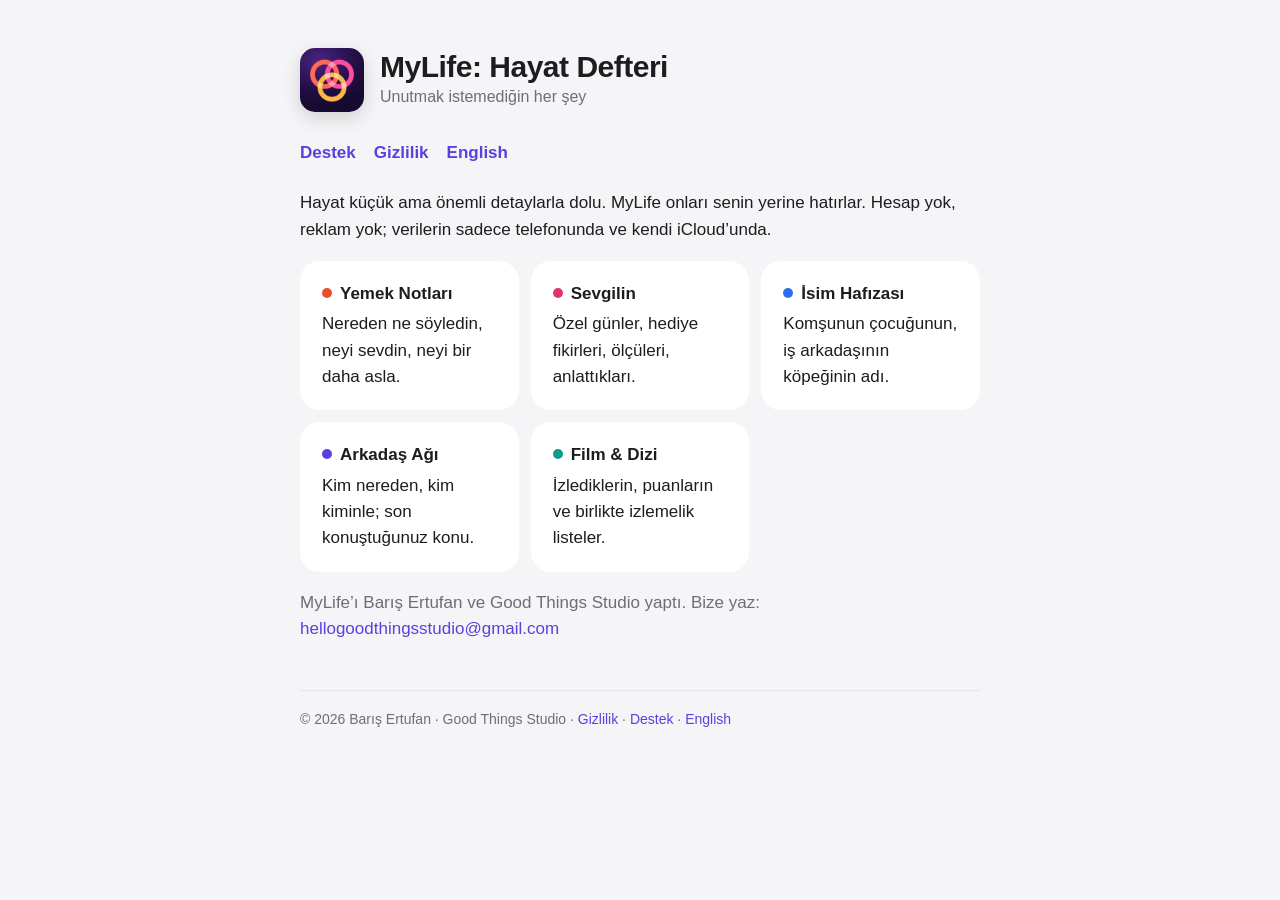
<file: index.html>
<!doctype html>
<html lang="tr">
<head>
<meta charset="utf-8">
<meta name="viewport" content="width=device-width, initial-scale=1">
<title>MyLife: Hayat Defteri</title>
<meta name="description" content="Unutmak istemediğin her şey: yemek notları, sevgilinin özel günleri, isimler, arkadaşların ve izleme listen.">
<link rel="icon" href="icon.png">
<link rel="alternate" hreflang="en" href="en/">
<link rel="stylesheet" href="style.css">
</head>
<body>
<main>
  <header>
    <img src="icon.png" alt="">
    <div><div class="t">MyLife: Hayat Defteri</div><div class="s">Unutmak istemediğin her şey</div></div>
  </header>
  <nav><a href="support.html">Destek</a><a href="privacy.html">Gizlilik</a><a href="en/" lang="en">English</a></nav>
  <p>Hayat küçük ama önemli detaylarla dolu. MyLife onları senin yerine hatırlar. Hesap yok, reklam yok; verilerin sadece telefonunda ve kendi iCloud’unda.</p>
  <div class="modules">
    <div class="card"><b><span class="dot" style="background:var(--food)"></span>Yemek Notları</b>Nereden ne söyledin, neyi sevdin, neyi bir daha asla.</div>
    <div class="card"><b><span class="dot" style="background:var(--partner)"></span>Sevgilin</b>Özel günler, hediye fikirleri, ölçüleri, anlattıkları.</div>
    <div class="card"><b><span class="dot" style="background:var(--names)"></span>İsim Hafızası</b>Komşunun çocuğunun, iş arkadaşının köpeğinin adı.</div>
    <div class="card"><b><span class="dot" style="background:var(--accent)"></span>Arkadaş Ağı</b>Kim nereden, kim kiminle; son konuştuğunuz konu.</div>
    <div class="card"><b><span class="dot" style="background:var(--watch)"></span>Film &amp; Dizi</b>İzlediklerin, puanların ve birlikte izlemelik listeler.</div>
  </div>
  <p class="muted">MyLife’ı Barış Ertufan ve Good Things Studio yaptı. Bize yaz: <a href="mailto:hellogoodthingsstudio@gmail.com">hellogoodthingsstudio@gmail.com</a></p>
  <footer>© 2026 Barış Ertufan · Good Things Studio · <a href="privacy.html">Gizlilik</a> · <a href="support.html">Destek</a> · <a href="en/" lang="en">English</a></footer>
</main>
</body>
</html>
</file>
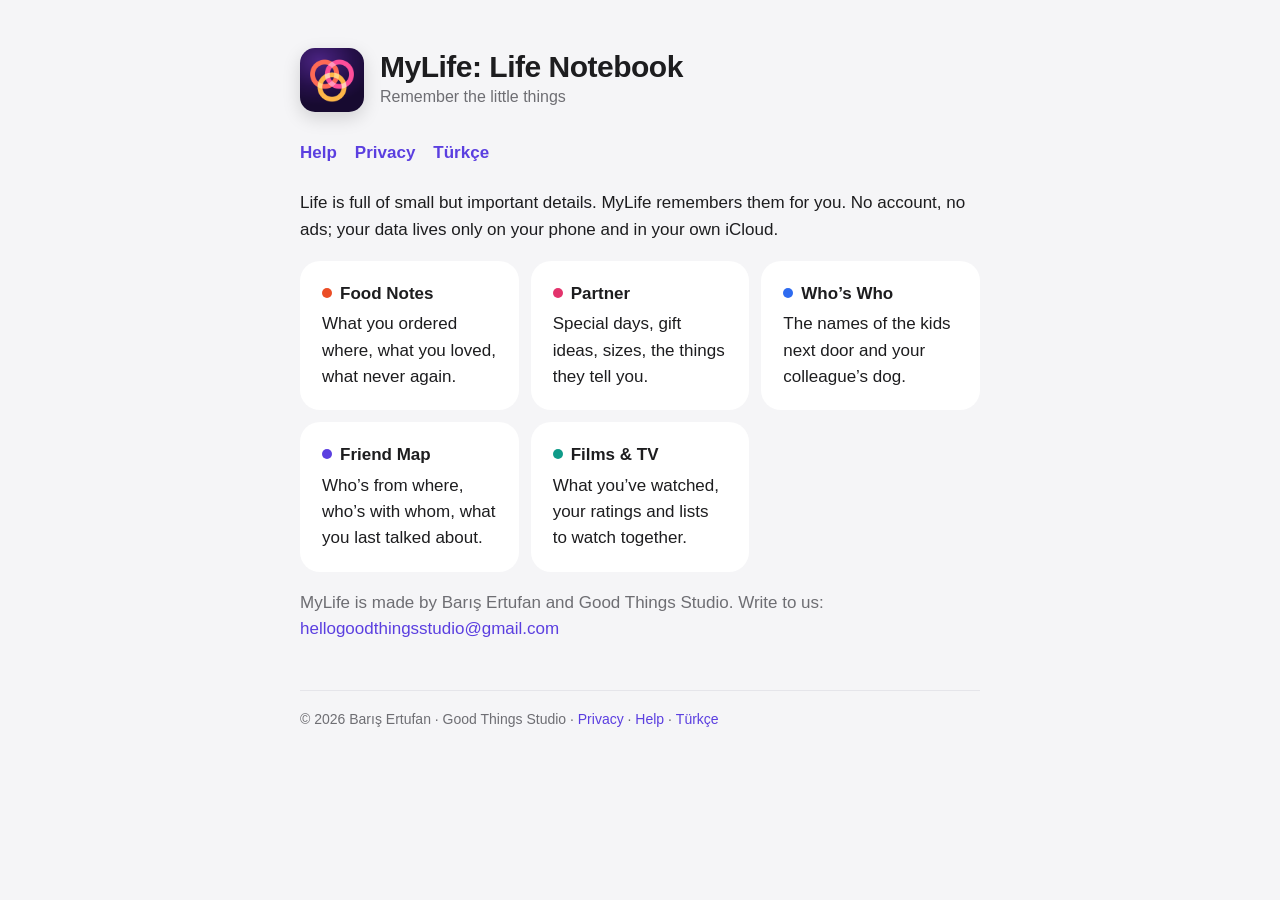
<file: en/index.html>
<!doctype html>
<html lang="en">
<head>
<meta charset="utf-8">
<meta name="viewport" content="width=device-width, initial-scale=1">
<title>MyLife: Life Notebook</title>
<meta name="description" content="Everything you don’t want to forget: food notes, your partner’s special days, names, friends and your watchlist.">
<link rel="icon" href="../icon.png">
<link rel="alternate" hreflang="tr" href="../">
<link rel="stylesheet" href="../style.css">
</head>
<body>
<main>
  <header>
    <img src="../icon.png" alt="">
    <div><div class="t">MyLife: Life Notebook</div><div class="s">Remember the little things</div></div>
  </header>
  <nav><a href="support.html">Help</a><a href="privacy.html">Privacy</a><a href="../" lang="tr">Türkçe</a></nav>
  <p>Life is full of small but important details. MyLife remembers them for you. No account, no ads; your data lives only on your phone and in your own iCloud.</p>
  <div class="modules">
    <div class="card"><b><span class="dot" style="background:var(--food)"></span>Food Notes</b>What you ordered where, what you loved, what never again.</div>
    <div class="card"><b><span class="dot" style="background:var(--partner)"></span>Partner</b>Special days, gift ideas, sizes, the things they tell you.</div>
    <div class="card"><b><span class="dot" style="background:var(--names)"></span>Who’s Who</b>The names of the kids next door and your colleague’s dog.</div>
    <div class="card"><b><span class="dot" style="background:var(--accent)"></span>Friend Map</b>Who’s from where, who’s with whom, what you last talked about.</div>
    <div class="card"><b><span class="dot" style="background:var(--watch)"></span>Films &amp; TV</b>What you’ve watched, your ratings and lists to watch together.</div>
  </div>
  <p class="muted">MyLife is made by Barış Ertufan and Good Things Studio. Write to us: <a href="mailto:hellogoodthingsstudio@gmail.com">hellogoodthingsstudio@gmail.com</a></p>
  <footer>© 2026 Barış Ertufan · Good Things Studio · <a href="privacy.html">Privacy</a> · <a href="support.html">Help</a> · <a href="../" lang="tr">Türkçe</a></footer>
</main>
</body>
</html>
</file>
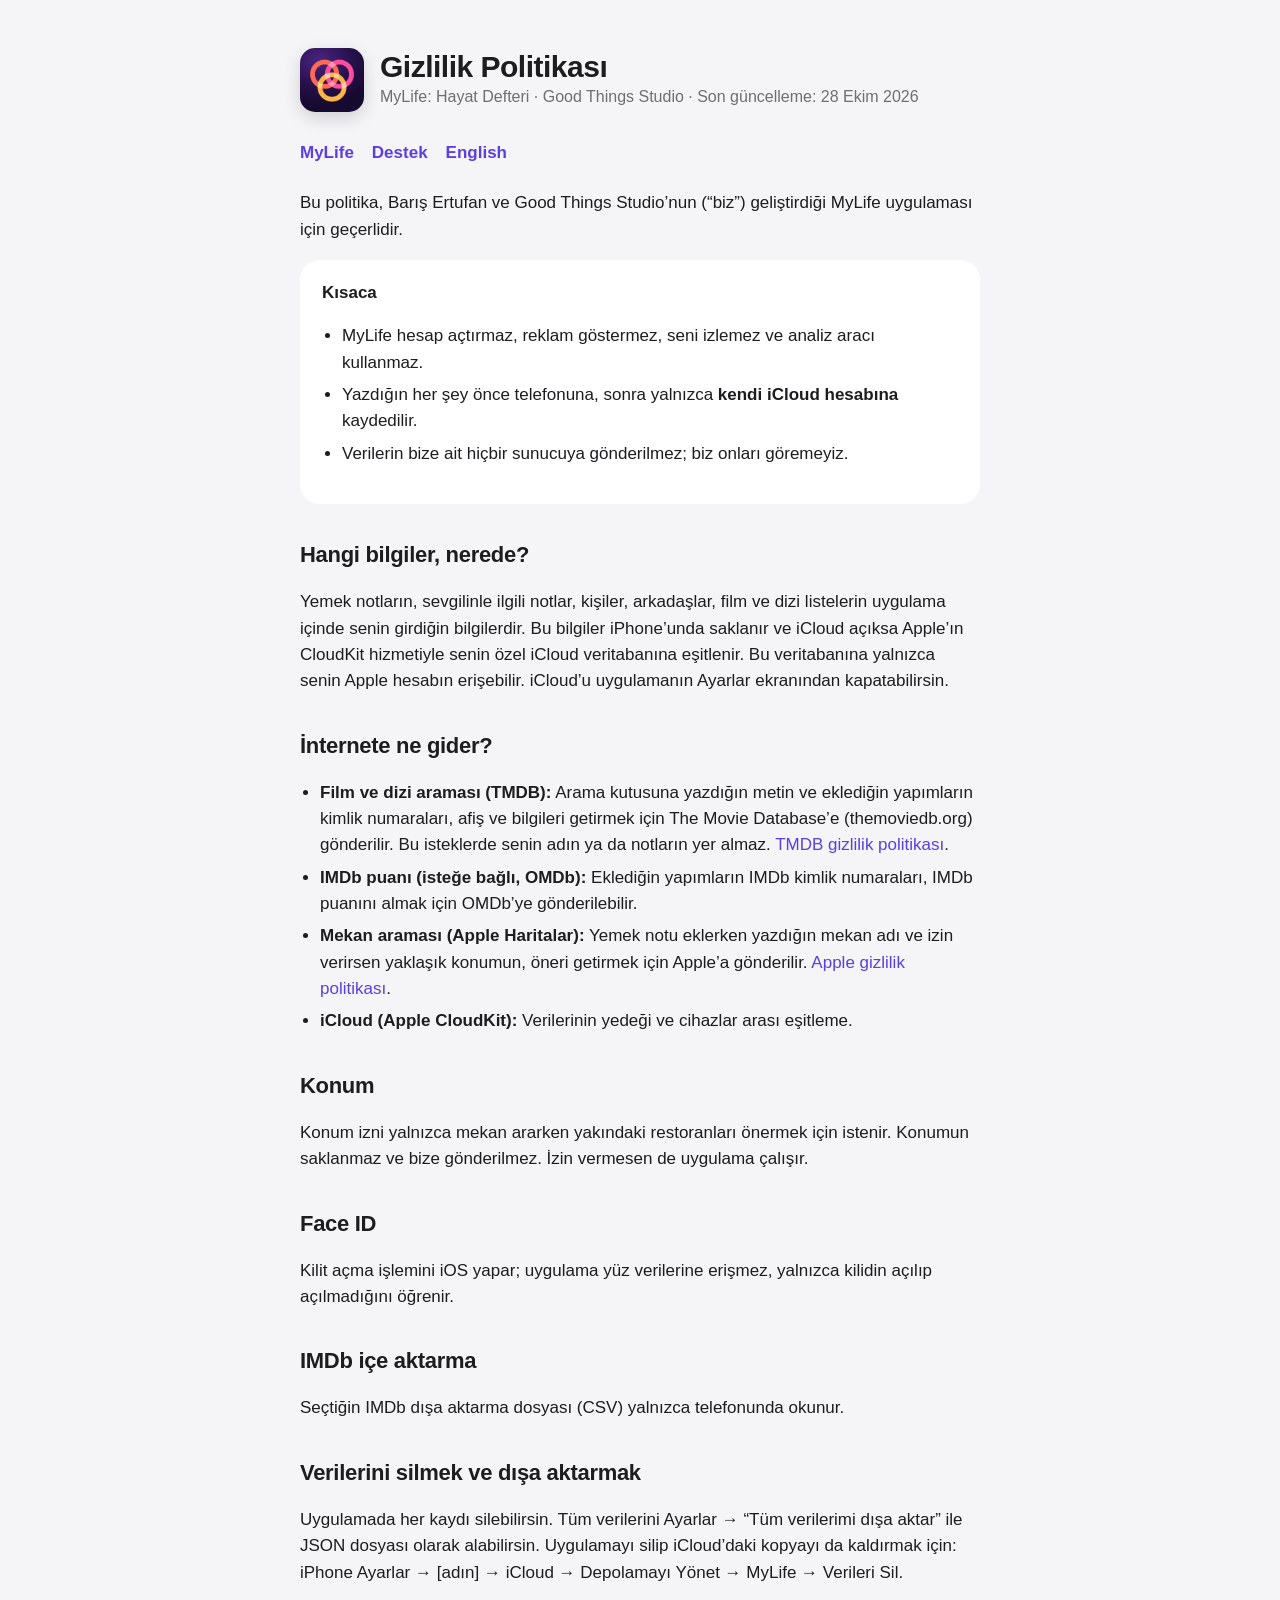
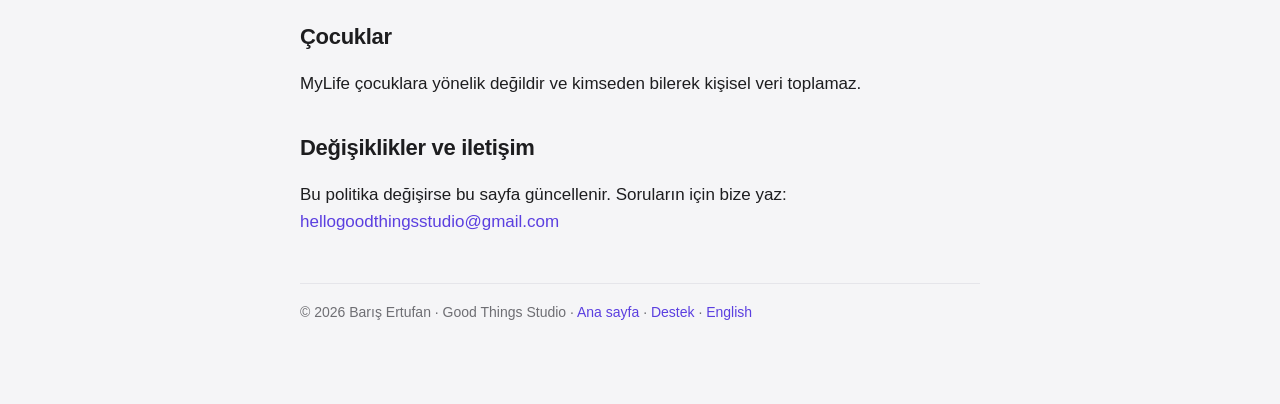
<file: privacy.html>
<!doctype html>
<html lang="tr">
<head>
<meta charset="utf-8">
<meta name="viewport" content="width=device-width, initial-scale=1">
<title>Gizlilik · MyLife</title>
<link rel="icon" href="icon.png">
<link rel="alternate" hreflang="en" href="en/privacy.html">
<link rel="stylesheet" href="style.css">
</head>
<body>
<main>
  <header>
    <img src="icon.png" alt="">
    <div><div class="t">Gizlilik Politikası</div><div class="s">MyLife: Hayat Defteri · Good Things Studio · Son güncelleme: 28 Ekim 2026</div></div>
  </header>
  <nav><a href="index.html">MyLife</a><a href="support.html">Destek</a><a href="en/privacy.html" lang="en">English</a></nav>

  <p>Bu politika, Barış Ertufan ve Good Things Studio’nun (“biz”) geliştirdiği MyLife uygulaması için geçerlidir.</p>

  <div class="card">
    <h3>Kısaca</h3>
    <ul>
      <li>MyLife hesap açtırmaz, reklam göstermez, seni izlemez ve analiz aracı kullanmaz.</li>
      <li>Yazdığın her şey önce telefonuna, sonra yalnızca <b>kendi iCloud hesabına</b> kaydedilir.</li>
      <li>Verilerin bize ait hiçbir sunucuya gönderilmez; biz onları göremeyiz.</li>
    </ul>
  </div>

  <h2>Hangi bilgiler, nerede?</h2>
  <p>Yemek notların, sevgilinle ilgili notlar, kişiler, arkadaşlar, film ve dizi listelerin uygulama içinde senin girdiğin bilgilerdir. Bu bilgiler iPhone’unda saklanır ve iCloud açıksa Apple’ın CloudKit hizmetiyle senin özel iCloud veritabanına eşitlenir. Bu veritabanına yalnızca senin Apple hesabın erişebilir. iCloud’u uygulamanın Ayarlar ekranından kapatabilirsin.</p>

  <h2>İnternete ne gider?</h2>
  <ul>
    <li><b>Film ve dizi araması (TMDB):</b> Arama kutusuna yazdığın metin ve eklediğin yapımların kimlik numaraları, afiş ve bilgileri getirmek için The Movie Database’e (themoviedb.org) gönderilir. Bu isteklerde senin adın ya da notların yer almaz. <a href="https://www.themoviedb.org/privacy-policy">TMDB gizlilik politikası</a>.</li>
    <li><b>IMDb puanı (isteğe bağlı, OMDb):</b> Eklediğin yapımların IMDb kimlik numaraları, IMDb puanını almak için OMDb’ye gönderilebilir.</li>
    <li><b>Mekan araması (Apple Haritalar):</b> Yemek notu eklerken yazdığın mekan adı ve izin verirsen yaklaşık konumun, öneri getirmek için Apple’a gönderilir. <a href="https://www.apple.com/legal/privacy/">Apple gizlilik politikası</a>.</li>
    <li><b>iCloud (Apple CloudKit):</b> Verilerinin yedeği ve cihazlar arası eşitleme.</li>
  </ul>

  <h2>Konum</h2>
  <p>Konum izni yalnızca mekan ararken yakındaki restoranları önermek için istenir. Konumun saklanmaz ve bize gönderilmez. İzin vermesen de uygulama çalışır.</p>

  <h2>Face ID</h2>
  <p>Kilit açma işlemini iOS yapar; uygulama yüz verilerine erişmez, yalnızca kilidin açılıp açılmadığını öğrenir.</p>

  <h2>IMDb içe aktarma</h2>
  <p>Seçtiğin IMDb dışa aktarma dosyası (CSV) yalnızca telefonunda okunur.</p>

  <h2>Verilerini silmek ve dışa aktarmak</h2>
  <p>Uygulamada her kaydı silebilirsin. Tüm verilerini Ayarlar → “Tüm verilerimi dışa aktar” ile JSON dosyası olarak alabilirsin. Uygulamayı silip iCloud’daki kopyayı da kaldırmak için: iPhone Ayarlar → [adın] → iCloud → Depolamayı Yönet → MyLife → Verileri Sil.</p>

  <h2>Çocuklar</h2>
  <p>MyLife çocuklara yönelik değildir ve kimseden bilerek kişisel veri toplamaz.</p>

  <h2>Değişiklikler ve iletişim</h2>
  <p>Bu politika değişirse bu sayfa güncellenir. Soruların için bize yaz: <a href="mailto:hellogoodthingsstudio@gmail.com">hellogoodthingsstudio@gmail.com</a></p>

  <footer>© 2026 Barış Ertufan · Good Things Studio · <a href="index.html">Ana sayfa</a> · <a href="support.html">Destek</a> · <a href="en/privacy.html" lang="en">English</a></footer>
</main>
</body>
</html>
</file>
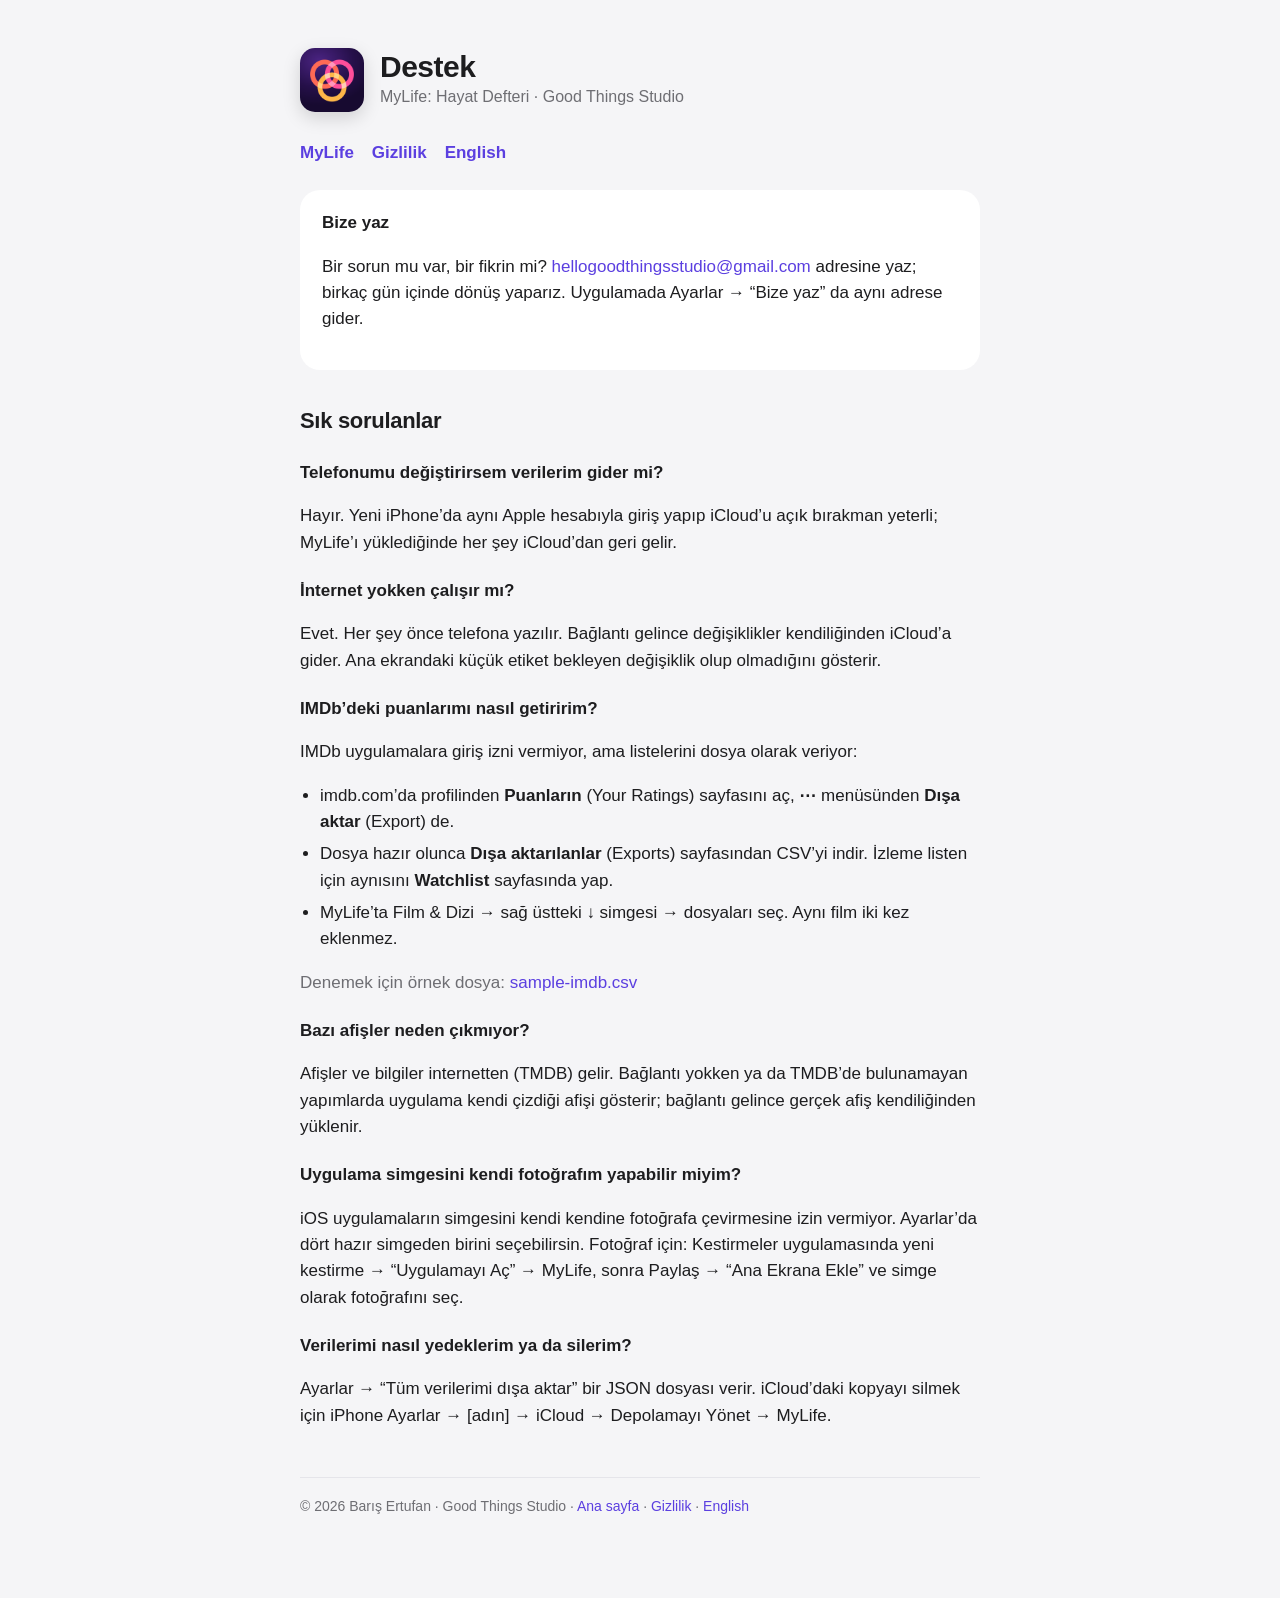
<file: support.html>
<!doctype html>
<html lang="tr">
<head>
<meta charset="utf-8">
<meta name="viewport" content="width=device-width, initial-scale=1">
<title>Destek · MyLife</title>
<link rel="icon" href="icon.png">
<link rel="alternate" hreflang="en" href="en/support.html">
<link rel="stylesheet" href="style.css">
</head>
<body>
<main>
  <header>
    <img src="icon.png" alt="">
    <div><div class="t">Destek</div><div class="s">MyLife: Hayat Defteri · Good Things Studio</div></div>
  </header>
  <nav><a href="index.html">MyLife</a><a href="privacy.html">Gizlilik</a><a href="en/support.html" lang="en">English</a></nav>

  <div class="card">
    <h3>Bize yaz</h3>
    <p>Bir sorun mu var, bir fikrin mi? <a href="mailto:hellogoodthingsstudio@gmail.com?subject=MyLife">hellogoodthingsstudio@gmail.com</a> adresine yaz; birkaç gün içinde dönüş yaparız. Uygulamada Ayarlar → “Bize yaz” da aynı adrese gider.</p>
  </div>

  <h2>Sık sorulanlar</h2>

  <h3>Telefonumu değiştirirsem verilerim gider mi?</h3>
  <p>Hayır. Yeni iPhone’da aynı Apple hesabıyla giriş yapıp iCloud’u açık bırakman yeterli; MyLife’ı yüklediğinde her şey iCloud’dan geri gelir.</p>

  <h3>İnternet yokken çalışır mı?</h3>
  <p>Evet. Her şey önce telefona yazılır. Bağlantı gelince değişiklikler kendiliğinden iCloud’a gider. Ana ekrandaki küçük etiket bekleyen değişiklik olup olmadığını gösterir.</p>

  <h3>IMDb’deki puanlarımı nasıl getiririm?</h3>
  <p>IMDb uygulamalara giriş izni vermiyor, ama listelerini dosya olarak veriyor:</p>
  <ul>
    <li>imdb.com’da profilinden <b>Puanların</b> (Your Ratings) sayfasını aç, <b>⋯</b> menüsünden <b>Dışa aktar</b> (Export) de.</li>
    <li>Dosya hazır olunca <b>Dışa aktarılanlar</b> (Exports) sayfasından CSV’yi indir. İzleme listen için aynısını <b>Watchlist</b> sayfasında yap.</li>
    <li>MyLife’ta Film &amp; Dizi → sağ üstteki ↓ simgesi → dosyaları seç. Aynı film iki kez eklenmez.</li>
  </ul>
  <p class="muted">Denemek için örnek dosya: <a href="sample-imdb.csv">sample-imdb.csv</a></p>

  <h3>Bazı afişler neden çıkmıyor?</h3>
  <p>Afişler ve bilgiler internetten (TMDB) gelir. Bağlantı yokken ya da TMDB’de bulunamayan yapımlarda uygulama kendi çizdiği afişi gösterir; bağlantı gelince gerçek afiş kendiliğinden yüklenir.</p>

  <h3>Uygulama simgesini kendi fotoğrafım yapabilir miyim?</h3>
  <p>iOS uygulamaların simgesini kendi kendine fotoğrafa çevirmesine izin vermiyor. Ayarlar’da dört hazır simgeden birini seçebilirsin. Fotoğraf için: Kestirmeler uygulamasında yeni kestirme → “Uygulamayı Aç” → MyLife, sonra Paylaş → “Ana Ekrana Ekle” ve simge olarak fotoğrafını seç.</p>

  <h3>Verilerimi nasıl yedeklerim ya da silerim?</h3>
  <p>Ayarlar → “Tüm verilerimi dışa aktar” bir JSON dosyası verir. iCloud’daki kopyayı silmek için iPhone Ayarlar → [adın] → iCloud → Depolamayı Yönet → MyLife.</p>

  <footer>© 2026 Barış Ertufan · Good Things Studio · <a href="index.html">Ana sayfa</a> · <a href="privacy.html">Gizlilik</a> · <a href="en/support.html" lang="en">English</a></footer>
</main>
</body>
</html>
</file>
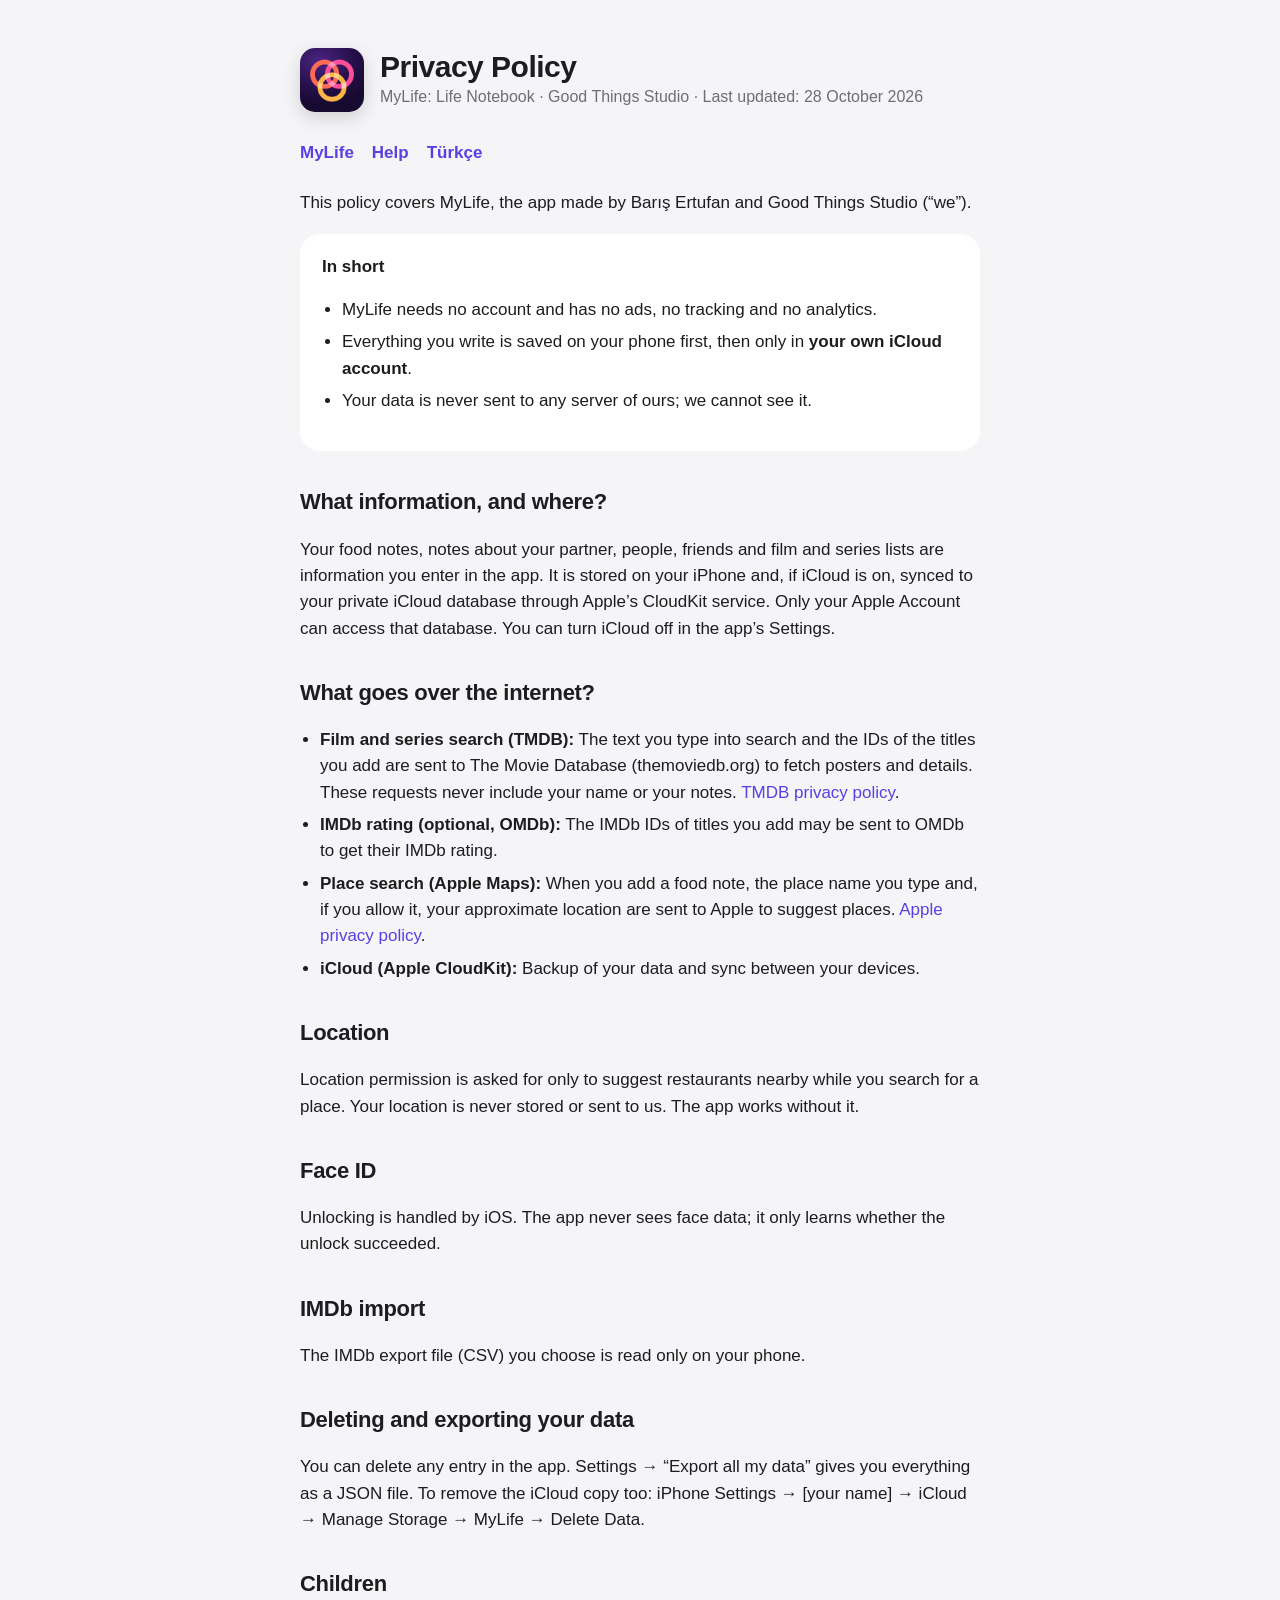
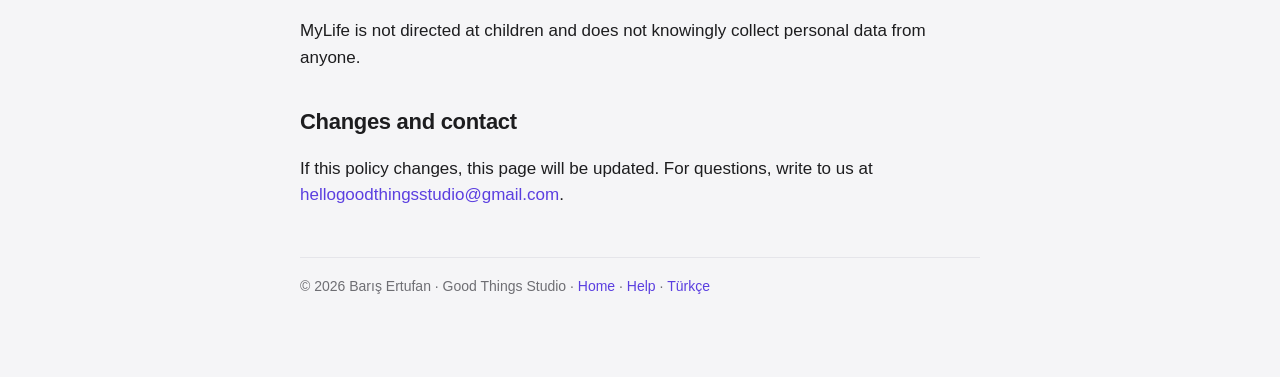
<file: en/privacy.html>
<!doctype html>
<html lang="en">
<head>
<meta charset="utf-8">
<meta name="viewport" content="width=device-width, initial-scale=1">
<title>Privacy · MyLife</title>
<link rel="icon" href="../icon.png">
<link rel="alternate" hreflang="tr" href="../privacy.html">
<link rel="stylesheet" href="../style.css">
</head>
<body>
<main>
  <header>
    <img src="../icon.png" alt="">
    <div><div class="t">Privacy Policy</div><div class="s">MyLife: Life Notebook · Good Things Studio · Last updated: 28 October 2026</div></div>
  </header>
  <nav><a href="index.html">MyLife</a><a href="support.html">Help</a><a href="../privacy.html" lang="tr">Türkçe</a></nav>

  <p>This policy covers MyLife, the app made by Barış Ertufan and Good Things Studio (“we”).</p>

  <div class="card">
    <h3>In short</h3>
    <ul>
      <li>MyLife needs no account and has no ads, no tracking and no analytics.</li>
      <li>Everything you write is saved on your phone first, then only in <b>your own iCloud account</b>.</li>
      <li>Your data is never sent to any server of ours; we cannot see it.</li>
    </ul>
  </div>

  <h2>What information, and where?</h2>
  <p>Your food notes, notes about your partner, people, friends and film and series lists are information you enter in the app. It is stored on your iPhone and, if iCloud is on, synced to your private iCloud database through Apple’s CloudKit service. Only your Apple Account can access that database. You can turn iCloud off in the app’s Settings.</p>

  <h2>What goes over the internet?</h2>
  <ul>
    <li><b>Film and series search (TMDB):</b> The text you type into search and the IDs of the titles you add are sent to The Movie Database (themoviedb.org) to fetch posters and details. These requests never include your name or your notes. <a href="https://www.themoviedb.org/privacy-policy">TMDB privacy policy</a>.</li>
    <li><b>IMDb rating (optional, OMDb):</b> The IMDb IDs of titles you add may be sent to OMDb to get their IMDb rating.</li>
    <li><b>Place search (Apple Maps):</b> When you add a food note, the place name you type and, if you allow it, your approximate location are sent to Apple to suggest places. <a href="https://www.apple.com/legal/privacy/">Apple privacy policy</a>.</li>
    <li><b>iCloud (Apple CloudKit):</b> Backup of your data and sync between your devices.</li>
  </ul>

  <h2>Location</h2>
  <p>Location permission is asked for only to suggest restaurants nearby while you search for a place. Your location is never stored or sent to us. The app works without it.</p>

  <h2>Face ID</h2>
  <p>Unlocking is handled by iOS. The app never sees face data; it only learns whether the unlock succeeded.</p>

  <h2>IMDb import</h2>
  <p>The IMDb export file (CSV) you choose is read only on your phone.</p>

  <h2>Deleting and exporting your data</h2>
  <p>You can delete any entry in the app. Settings → “Export all my data” gives you everything as a JSON file. To remove the iCloud copy too: iPhone Settings → [your name] → iCloud → Manage Storage → MyLife → Delete Data.</p>

  <h2>Children</h2>
  <p>MyLife is not directed at children and does not knowingly collect personal data from anyone.</p>

  <h2>Changes and contact</h2>
  <p>If this policy changes, this page will be updated. For questions, write to us at <a href="mailto:hellogoodthingsstudio@gmail.com">hellogoodthingsstudio@gmail.com</a>.</p>

  <footer>© 2026 Barış Ertufan · Good Things Studio · <a href="index.html">Home</a> · <a href="support.html">Help</a> · <a href="../privacy.html" lang="tr">Türkçe</a></footer>
</main>
</body>
</html>
</file>
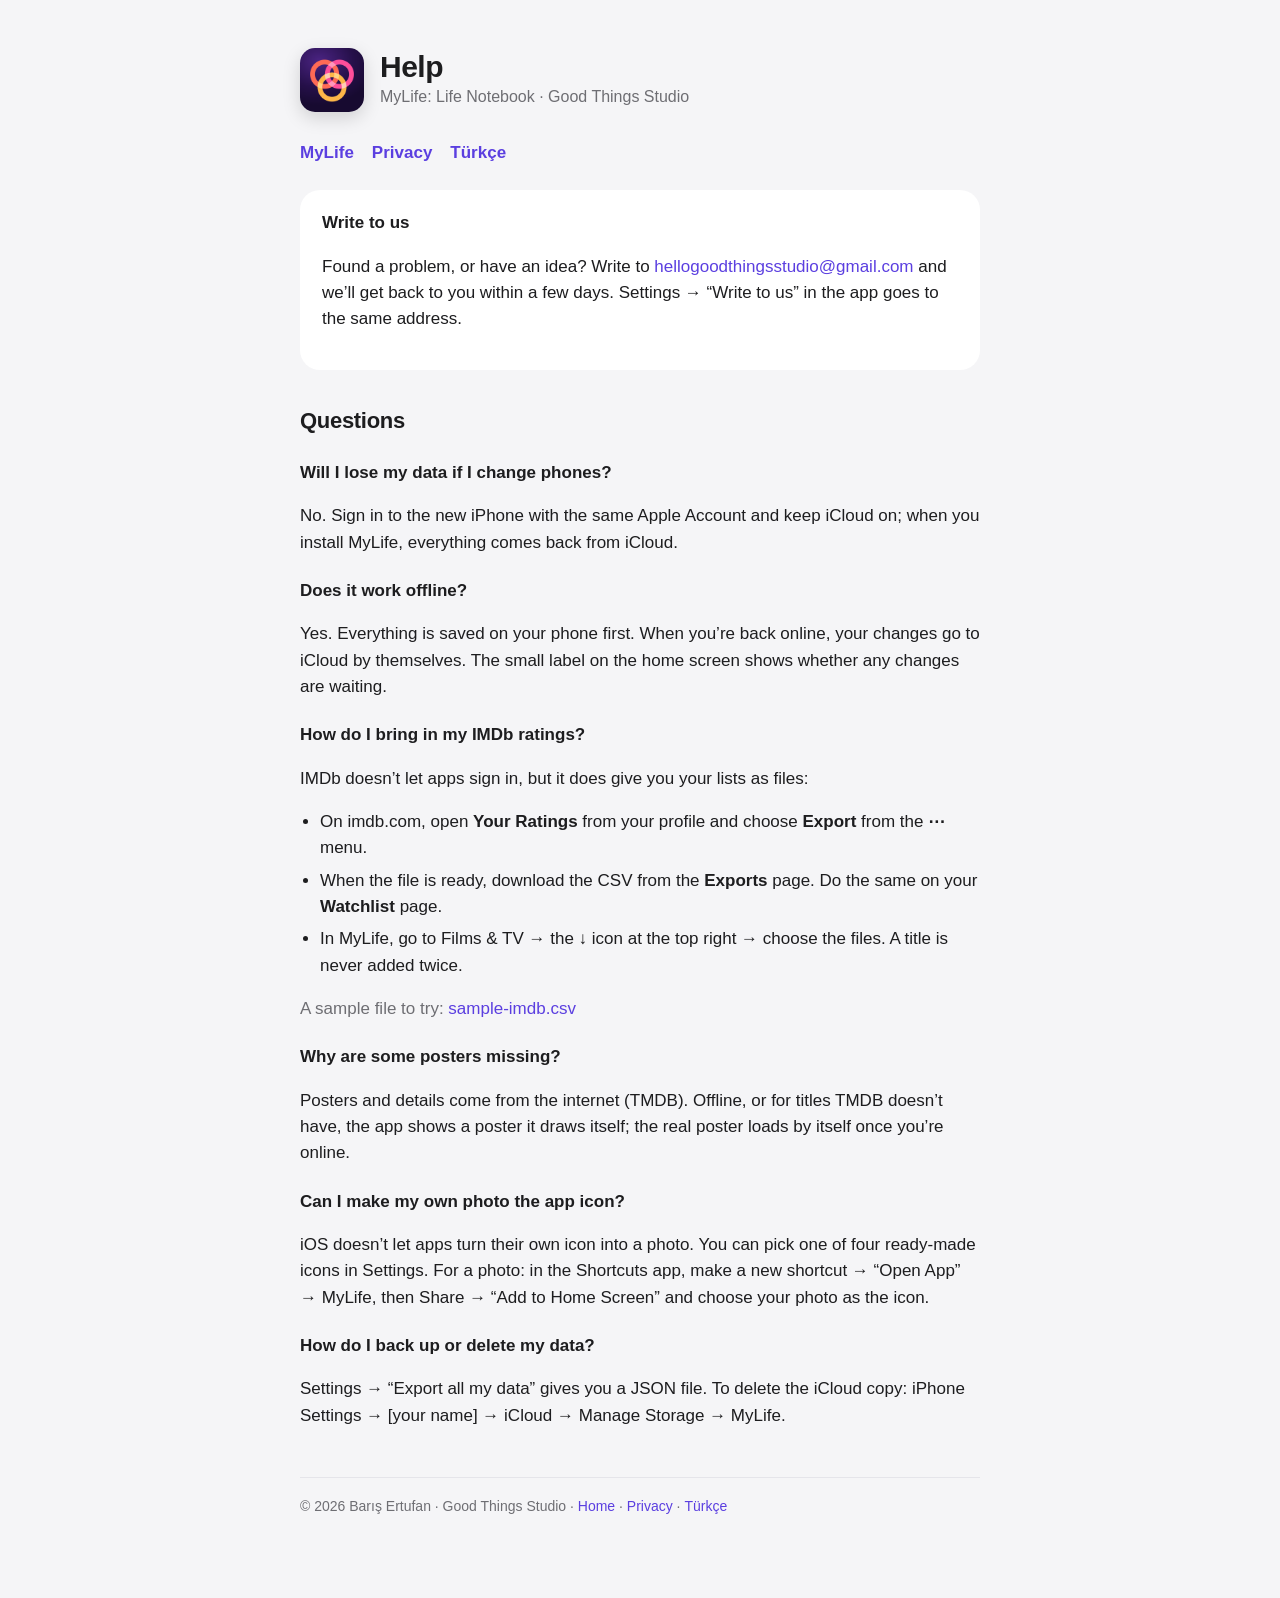
<file: en/support.html>
<!doctype html>
<html lang="en">
<head>
<meta charset="utf-8">
<meta name="viewport" content="width=device-width, initial-scale=1">
<title>Help · MyLife</title>
<link rel="icon" href="../icon.png">
<link rel="alternate" hreflang="tr" href="../support.html">
<link rel="stylesheet" href="../style.css">
</head>
<body>
<main>
  <header>
    <img src="../icon.png" alt="">
    <div><div class="t">Help</div><div class="s">MyLife: Life Notebook · Good Things Studio</div></div>
  </header>
  <nav><a href="index.html">MyLife</a><a href="privacy.html">Privacy</a><a href="../support.html" lang="tr">Türkçe</a></nav>

  <div class="card">
    <h3>Write to us</h3>
    <p>Found a problem, or have an idea? Write to <a href="mailto:hellogoodthingsstudio@gmail.com?subject=MyLife">hellogoodthingsstudio@gmail.com</a> and we’ll get back to you within a few days. Settings → “Write to us” in the app goes to the same address.</p>
  </div>

  <h2>Questions</h2>

  <h3>Will I lose my data if I change phones?</h3>
  <p>No. Sign in to the new iPhone with the same Apple Account and keep iCloud on; when you install MyLife, everything comes back from iCloud.</p>

  <h3>Does it work offline?</h3>
  <p>Yes. Everything is saved on your phone first. When you’re back online, your changes go to iCloud by themselves. The small label on the home screen shows whether any changes are waiting.</p>

  <h3>How do I bring in my IMDb ratings?</h3>
  <p>IMDb doesn’t let apps sign in, but it does give you your lists as files:</p>
  <ul>
    <li>On imdb.com, open <b>Your Ratings</b> from your profile and choose <b>Export</b> from the <b>⋯</b> menu.</li>
    <li>When the file is ready, download the CSV from the <b>Exports</b> page. Do the same on your <b>Watchlist</b> page.</li>
    <li>In MyLife, go to Films &amp; TV → the ↓ icon at the top right → choose the files. A title is never added twice.</li>
  </ul>
  <p class="muted">A sample file to try: <a href="../sample-imdb.csv">sample-imdb.csv</a></p>

  <h3>Why are some posters missing?</h3>
  <p>Posters and details come from the internet (TMDB). Offline, or for titles TMDB doesn’t have, the app shows a poster it draws itself; the real poster loads by itself once you’re online.</p>

  <h3>Can I make my own photo the app icon?</h3>
  <p>iOS doesn’t let apps turn their own icon into a photo. You can pick one of four ready-made icons in Settings. For a photo: in the Shortcuts app, make a new shortcut → “Open App” → MyLife, then Share → “Add to Home Screen” and choose your photo as the icon.</p>

  <h3>How do I back up or delete my data?</h3>
  <p>Settings → “Export all my data” gives you a JSON file. To delete the iCloud copy: iPhone Settings → [your name] → iCloud → Manage Storage → MyLife.</p>

  <footer>© 2026 Barış Ertufan · Good Things Studio · <a href="index.html">Home</a> · <a href="privacy.html">Privacy</a> · <a href="../support.html" lang="tr">Türkçe</a></footer>
</main>
</body>
</html>
</file>
<file: style.css>
:root {
  --bg: #f5f5f7; --card: #ffffff; --text: #1d1d1f; --muted: #6e6e73; --line: #e5e5ea;
  --accent: #5b3fe0; --food: #eb4d26; --partner: #e3336c; --names: #2e6bf0; --watch: #0f9b89;
}
@media (prefers-color-scheme: dark) {
  :root { --bg: #000000; --card: #1c1c1e; --text: #f5f5f7; --muted: #98989d; --line: #38383a; --accent: #8f7bff; }
}
* { box-sizing: border-box; }
body {
  margin: 0; background: var(--bg); color: var(--text);
  font: 17px/1.55 -apple-system, BlinkMacSystemFont, "Inter", "Segoe UI", Roboto, sans-serif;
  -webkit-font-smoothing: antialiased;
}
main { max-width: 720px; margin: 0 auto; padding: 48px 20px 80px; }
header { display: flex; align-items: center; gap: 16px; margin-bottom: 28px; }
header img { width: 64px; height: 64px; border-radius: 15px; box-shadow: 0 6px 18px rgba(0,0,0,.15); }
header .t { font-size: 30px; font-weight: 700; letter-spacing: -.5px; line-height: 1.15; }
header .s { color: var(--muted); font-size: 16px; }
h2 { font-size: 22px; letter-spacing: -.3px; margin: 34px 0 10px; }
h3 { font-size: 17px; margin: 22px 0 6px; }
p, li { color: var(--text); }
.muted { color: var(--muted); }
.card { background: var(--card); border-radius: 20px; padding: 20px 22px; margin: 14px 0; }
.card h3:first-child { margin-top: 0; }
ul { padding-left: 20px; }
li { margin: 6px 0; }
a { color: var(--accent); text-decoration: none; }
a:hover { text-decoration: underline; }
nav { display: flex; gap: 18px; flex-wrap: wrap; margin: 6px 0 24px; font-weight: 600; }
.modules { display: grid; grid-template-columns: repeat(auto-fit, minmax(200px, 1fr)); gap: 12px; margin: 18px 0; }
.modules .card { margin: 0; }
.modules b { display: block; font-size: 17px; margin-bottom: 4px; }
.dot { display: inline-block; width: 10px; height: 10px; border-radius: 50%; margin-right: 8px; vertical-align: 1px; }
footer { margin-top: 48px; font-size: 14px; color: var(--muted); border-top: 1px solid var(--line); padding-top: 18px; }
code { background: var(--line); border-radius: 6px; padding: 1px 6px; font-size: 15px; }
</file>
